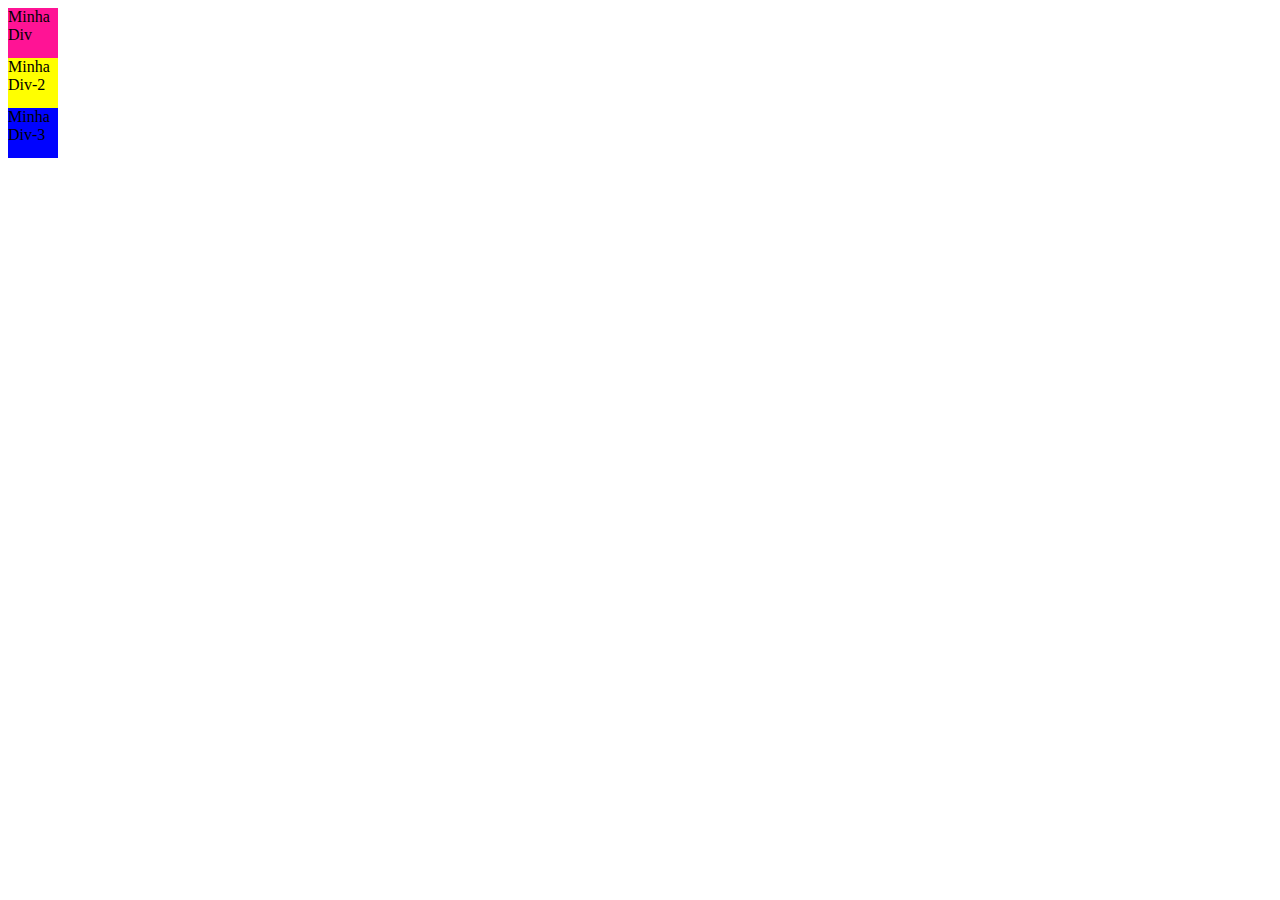
<file: index.html>
<!DOCTYPE html>
<html lang="pt-br">
<head>
    <meta charset="UTF-8">
    <meta name="viewport" content="width=device-width, initial-scale=1.0">
    <link rel="stylesheet" href="./styles.css">
    </link>
    <title>CSS</title>
</head>
<body>
    
    <div class="box">
        Minha Div
    </div>
    <div class="box box-2">
        Minha Div-2
    </div>
    <div class="box box-3">
        Minha Div-3
    </div>
    
</body>
</html>
</file>
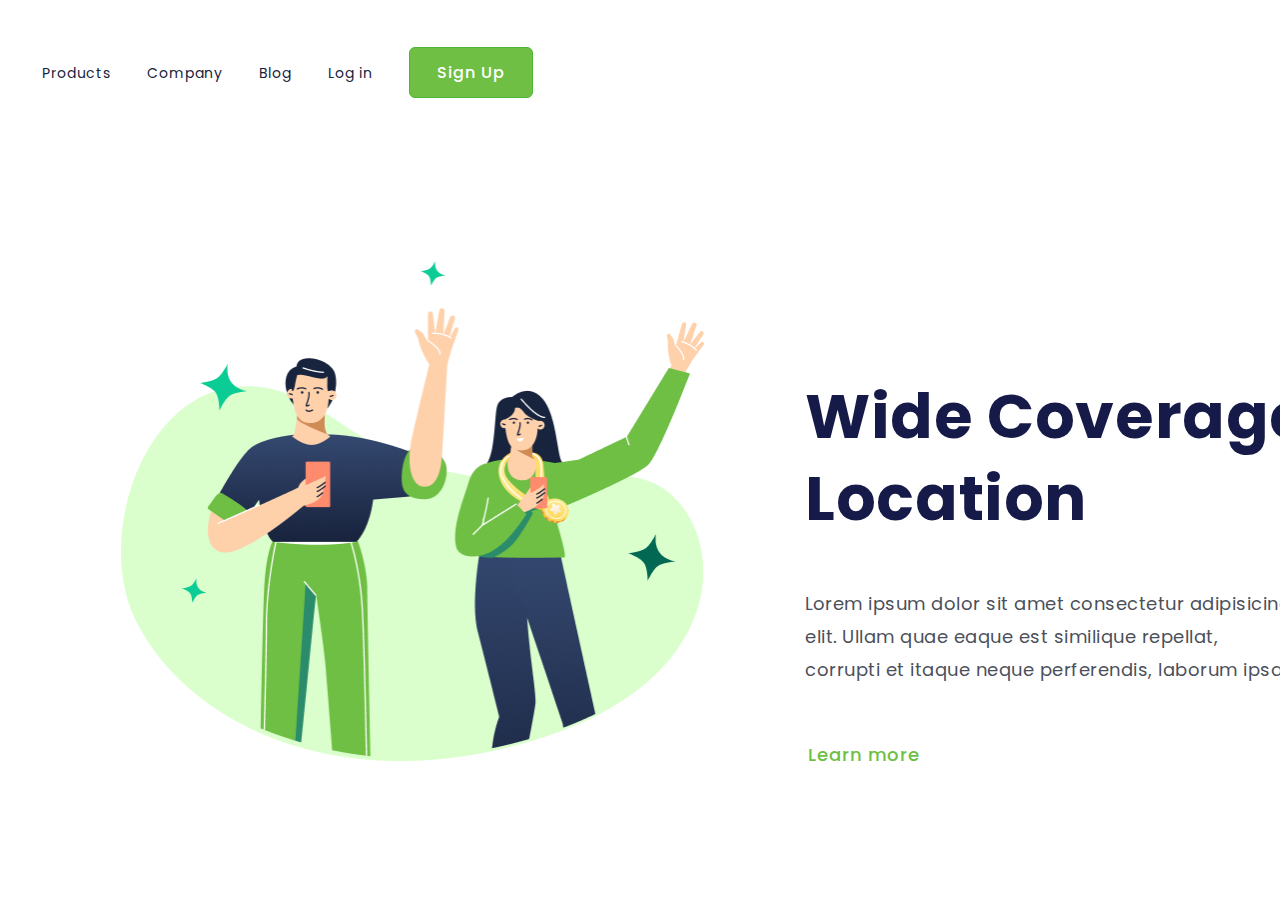
<file: Desafio 1 - Responsividade 02/index.html>
<!DOCTYPE html>
<html lang="pt-br">

<head>
    <meta charset="UTF-8">
    <meta name="viewport" content="width=device-width, initial-scale=1.0">
    <link rel="stylesheet" href="./styles.css">
    <title>Wide Coverage Responsividade</title>
</head>

<body>
    <main>
        <header>
            <a class="link-header">Products</a>
            <a class="link-header">Company</a>
            <a class="link-header">Blog</a>
            <a class="link-header">Log in</a>
            <button class="button-header">Sign Up</button>
        </header>
        <div class="content">
            <section class="container-left">
                <img src="./assets/logo.png">
            </section>
            <section class="container-right">
                <h1>Wide Coverage Location</h1>
                <p>Lorem ipsum dolor sit amet consectetur adipisicing elit. Ullam quae eaque est similique repellat, corrupti et itaque neque perferendis, laborum ipsa.</p>
                <button class="button-right">Learn more</button>
            </section>
        </div>
    </main>

</html>
</file>
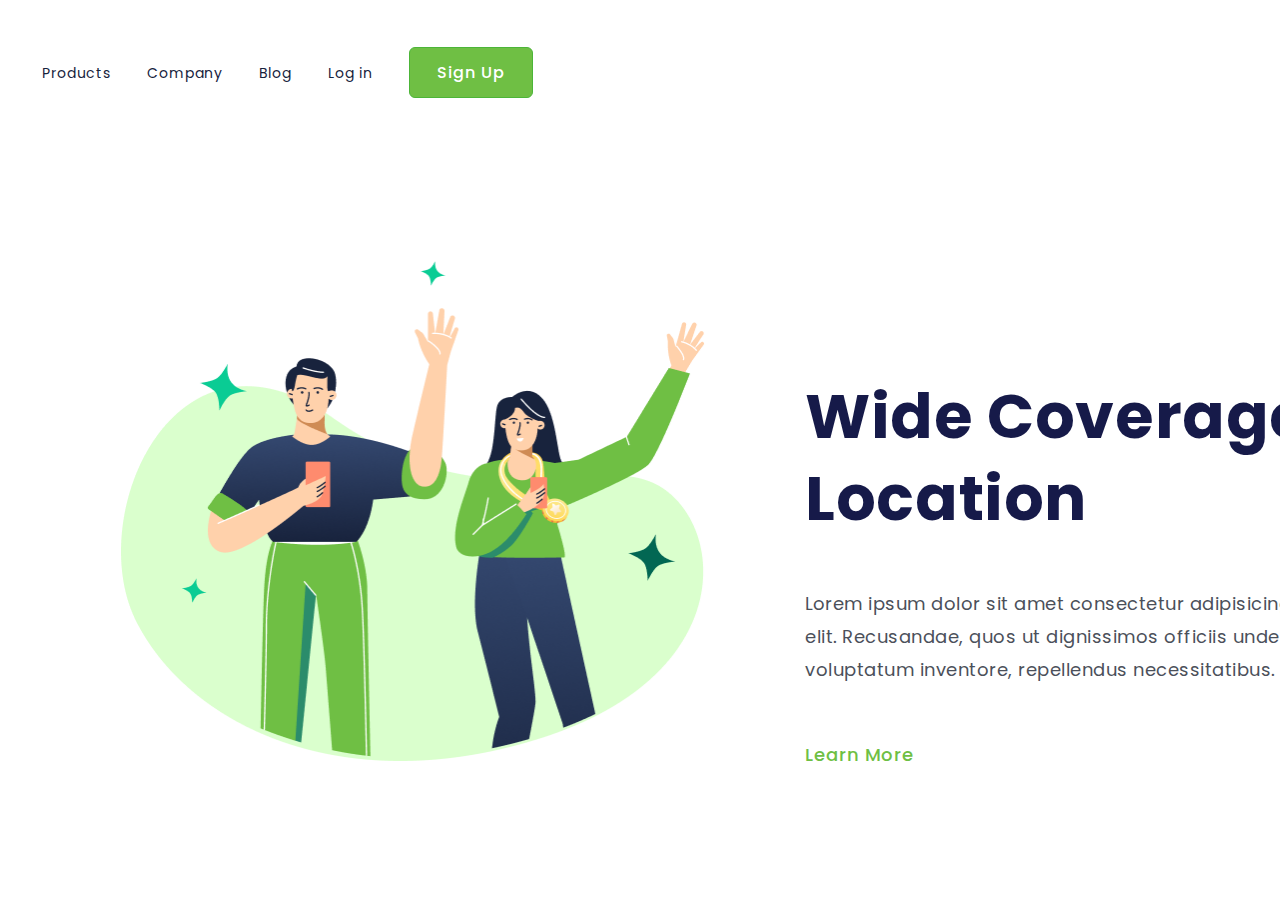
<file: Desafio 1 - Responsividade/index.html>
<!DOCTYPE html>
<html lang="pt-br">

<head>
    <meta charset="UTF-8">
    <meta name="viewport" content="width=device-width, initial-scale=1.0">
    <link rel="stylesheet" href="./styles.css">
    <link rel="preconnect" href="https://fonts.googleapis.com">
    <link rel="preconnect" href="https://fonts.gstatic.com" crossorigin>
    <link href="https://fonts.googleapis.com/css2?family=Poppins:wght@400;500;700&display=swap" rel="stylesheet">
    <title>Wide Covarage Desafio</title>
</head>

<body>
    <main>
        <header>
            <a class="link-header">Products</a>
            <a class="link-header">Company</a>
            <a class="link-header">Blog</a>
            <a class="link-header">Log in</a>
            <button class="button-header">Sign Up</button>
        </header>
        <div class="content">
            <section class="section-left">
                <img src="./assets/logo.png" alt="premio-casal">
            </section>
            <section class="section-right">
                <h1>Wide Coverage Location</h1>
                <p>Lorem ipsum dolor sit amet consectetur adipisicing elit. Recusandae, quos ut dignissimos officiis
                    unde voluptatum inventore, repellendus necessitatibus.</p>
                <a class="button-right">Learn More</a>
            </section>
        </div>
    </main>
</body>

</html>
</file>
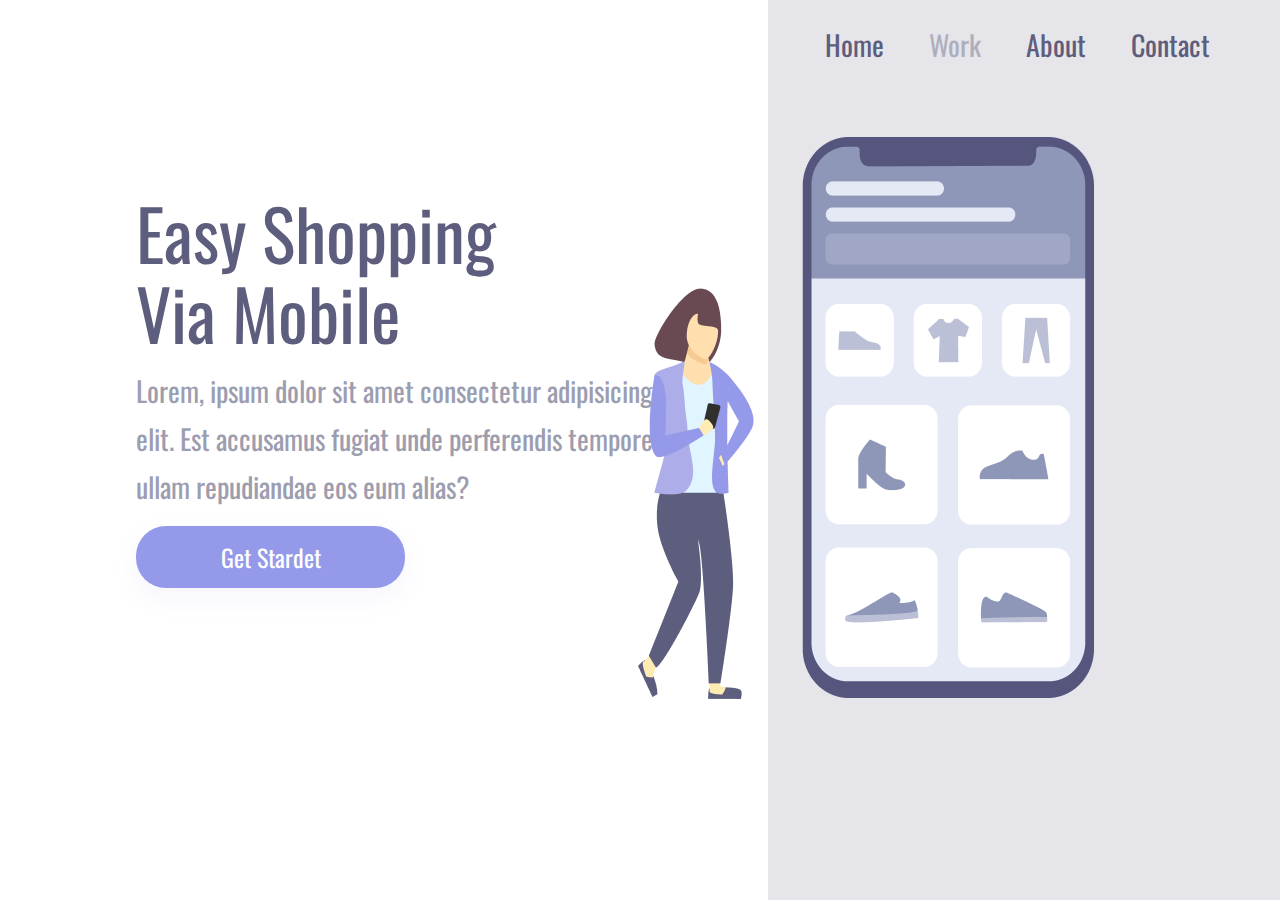
<file: Projeto Cellphone Responsividade/index.html>
<!DOCTYPE html>
<html lang="en">
<head>
    <meta charset="UTF-8">
    <meta name="viewport" content="width=device-width, initial-scale=1.0">
    <link rel="stylesheet" href="./styles.css">
    <link rel="preconnect" href="https://fonts.googleapis.com">
    <link rel="preconnect" href="https://fonts.gstatic.com" crossorigin>
    <link href="https://fonts.googleapis.com/css2?family=Oswald&display=swap" rel="stylesheet">
    <title>CSS - Projeto</title>
</head>
<body>
    <div class="wrapper">
    <section class="container-left">
        <h1>Easy Shopping Via Mobile</h1>
        <p>Lorem, ipsum dolor sit amet consectetur adipisicing elit. Est accusamus fugiat unde perferendis tempore ullam repudiandae eos eum alias?</p>
        <button>Get Stardet</button>
    </section>
    <section class="container-right">
    <header>
        <a>Home</a>
        <a>Work</a>
        <a>About</a>
        <a>Contact</a>
    </header>
    <img src="./assets/Girl-phone.png" alt="Garota-no-telefone">
    </section>
    </div>
</body>
</html>
</file>
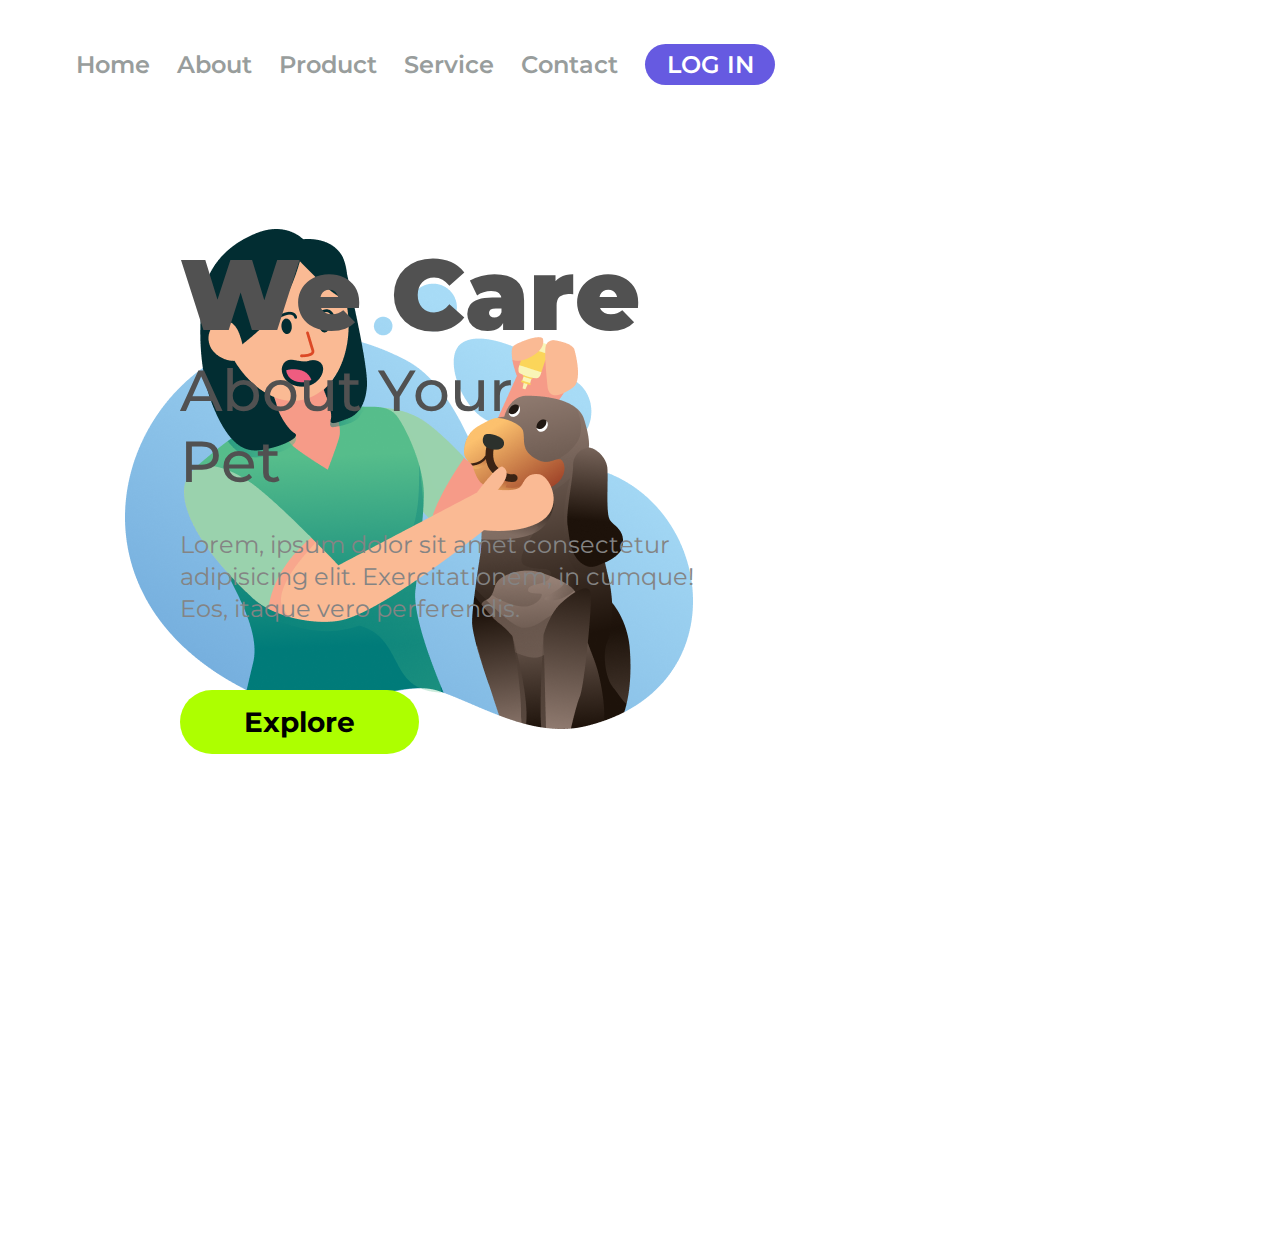
<file: Projeto We Care ---/index.html>
<!DOCTYPE html>
<html lang="pt-br">

<head>
    <meta charset="UTF-8">
    <meta name="viewport" content="width=device-width, initial-scale=1.0">
    <link rel="stylesheet" href="./styles.css">
    <title>We Care Responsividade</title>
</head>

<body>
    <div>
        <section class="container-left">
            <header>
                <a class="link-header">Home</a>
                <a class="link-header">About</a>
                <a class="link-header">Product</a>
                <a class="link-header">Service</a>
                <a class="link-header">Contact</a>
                <button class="button-header">LOG IN</button>
            </header>
            <img src="./img/We-Care.png" alt="We-Care-Logo" class="logo-image">
        </section>
        <main>
            <section class="container-right">
                <h1>We Care</h1>
                <h2>About Your Pet</h2>
                <p>Lorem, ipsum dolor sit amet consectetur adipisicing elit. Exercitationem, in cumque! Eos, itaque vero
                    perferendis.</p>
                <button class="button-main">Explore</button>
            </section>
        </main>
    </div>
</body>

</html>
</file>
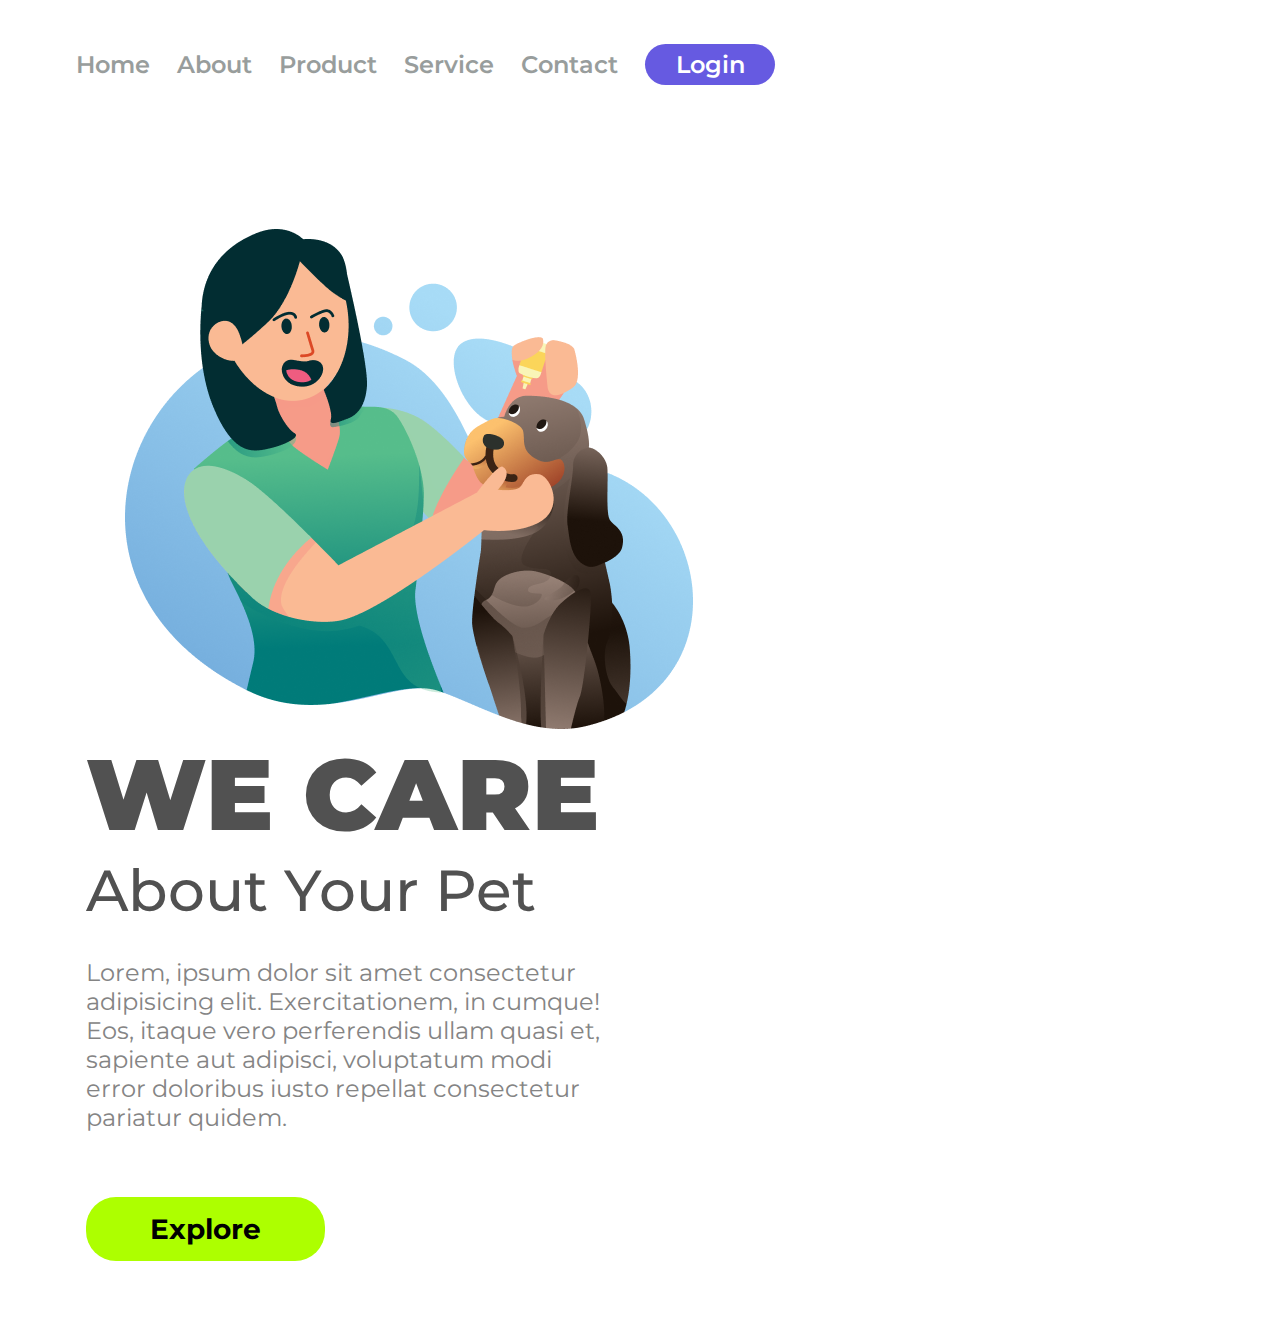
<file: Projeto We Care Responsivo/index2.html>
<!DOCTYPE html>
<html lang="pt-br">
<head>
    <meta charset="UTF-8">
    <meta name="viewport" content="width=device-width, initial-scale=1.0">
    <link rel="stylesheet" href="./styles2.css">
    <title>We Care</title>
</head>
<body>
    <header>
        <a class="link-header">Home</a>
        <a class="link-header">About</a>
        <a class="link-header">Product</a>
        <a class="link-header">Service</a>
        <a class="link-header">Contact</a>
        <button class="button-header">Login</button>
    </header>
    <main>
    <img src="./img/We-Care.png" alt="We-Care-Logo" class="logo-image"> 
    
    <section>
        <h1>WE CARE</h1>
        <h2>About Your Pet</h2>
        <p>Lorem, ipsum dolor sit amet consectetur adipisicing elit. Exercitationem, in cumque! Eos, itaque vero perferendis ullam quasi et, sapiente aut adipisci, voluptatum modi error doloribus iusto repellat consectetur pariatur quidem.</p>
        <button class="button-main">Explore</button>
    </section>
    </main>
</body>
</html>
</file>
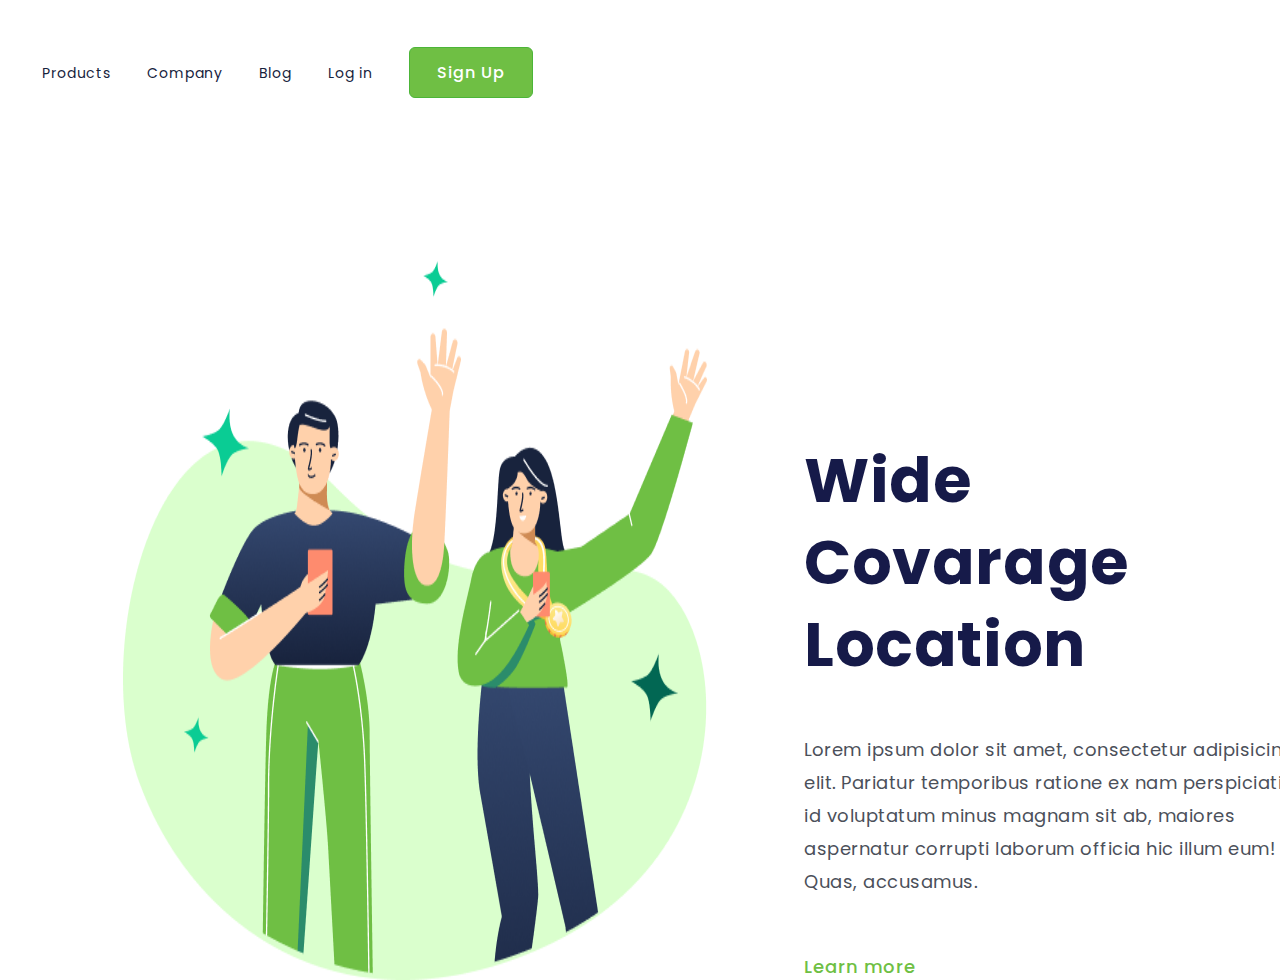
<file: Projeto Wide Covarege/index3.html>
<!DOCTYPE html>
<html lang="pt-br">
<head>
    <meta charset="UTF-8">
    <meta name="viewport" content="width=device-width, initial-scale=1.0">
    <link rel="stylesheet" href="./style3.css">
    <title>Desafio 01 CSS</title>
</head>
<body>
    <header>
        <a class="link-menu">Products</a>
        <a class="link-menu">Company</a>
        <a class="link-menu">Blog</a>
        <a class="link-menu">Log in</a>
        <button class="button-sign-up">Sign Up</button>
    </header>
    <main>
        <img src="./img/logo.png">

    <section>
    <div>   
        <h1>Wide Covarage Location</h1>
        <p>Lorem ipsum dolor sit amet, consectetur adipisicing elit. Pariatur temporibus ratione ex nam perspiciatis id voluptatum minus magnam sit ab, maiores aspernatur corrupti laborum officia hic illum eum! Quas, accusamus.</p>
        <a class="link-learn-more">Learn more</a>
    </div> 
    </section>
    </main> 
</body>
</html>
</file>
<file: styles.css>
.box{
    background: #FF1395;
    height: 50px;
    width: 50px;
}


.box-2{
    background: #FFFF00
}


.box-3{
    background: #0003FF
}
</file>
<file: Desafio 1 - Responsividade 02/styles.css>
@import url('https://fonts.googleapis.com/css2?family=Poppins:wght@400;500;700&display=swap');
*{
    font-family: "Poppins", sans-serif;
    margin: 0;
    padding: 0;
    box-sizing: border-box;
}

header {
    margin: 47px 0 0 42px;
    cursor: pointer;
}

a {
font-weight: 400;
font-size: 14px;
line-height: 21px;
margin-right: 32px;
letter-spacing: 0.88px;
text-align: center;
color: #17233D;
}

.button-header {
    width: 124px;
    height: 51px;
    border-radius: 6px;
    border: 1px solid #4CB538;
    background: #6FBF44;
    cursor: pointer;
    /* Texto */
    font-weight: 500;
    font-size: 16px;
    line-height: 24px;
    letter-spacing: 1px;
    color: #FFFFFF;
}

.button-header:hover {
    opacity: .4;
}

.button-header:active {
    opacity: .8;
}

.container-left {
    display: inline-block;
    margin-top: 163px;
}

img {
    width: 595.18px;
    height: 500px;
    margin-left: 121px;
    }

.container-right {
    display: inline-block;
    margin: 0 0 0 85px;
    padding: 0;
    width: 20%;
}   

h1 {
    width: 582px;
    height: 164px;
    margin-bottom: 47px;
    font-weight: 700;
    font-size: 62px;
    line-height: 82px;
    letter-spacing: 0.6px;
    color: #161A49;
}

p {
    width: 493px;
    height: 99px;
    margin-bottom: 55px;
    font-weight: 400;
    font-size: 18px;
    line-height: 33px;
    letter-spacing: 0.5px;
    color: #4B505A;
}

.button-right {
    width: 117px;
    height: 27px;
    border: none;
    background-color: transparent;
    font-weight: 500;
    font-size: 18px;
    line-height: 27px;
    letter-spacing: 1px;
    color: #6FBF44;
    cursor: pointer;
}

.button-right:hover {
    opacity: .4;
}

@media screen and (max-width: 500px) {

header {
    display: flex;
    width: 100%;
    align-items: center;
    justify-content: right;
}

.link-header {
    display: none;
}

.button-header {
width: 91px;
height: 31px;
border-width: 1px;
border-radius: 6px;
border: 1px solid #4CB538;
background: #6FBF44;
margin-right: 123px;
}

.content {
    display: flex;
    flex-direction: column-reverse;
    align-items: center;
    justify-content: center;
    gap: 30px;
}

.container-left {
    margin: 0;
}

img {
    width: 312px;
    height: 288px;
    margin: 0;
}

.container-right {
    display: flex;
    flex-direction: column;
    align-items: center;
    justify-content: center;
    margin: 0;
    gap: 60px;
}

h1 {
    width: 278px;
    height: 60px;
    font-weight: 700;
    font-size: 30px;
    line-height: 30px;
    letter-spacing: 0.6px;
    text-align: center;
    color: #161A49;
    margin: 76px 55px 0 57px;
}

p {
    width: 304px;
    height: 165px;
    font-weight: 400;
    font-size: 18px;
    line-height: 33px;
    letter-spacing: 0.5px;
    text-align: center;
    color: #4B505A;
}

.button-right {
    width: 113px;
    height: 27px;
    font-weight: 500;
    font-size: 18px;
    letter-spacing: 1px;
    color: #6FBF44;
    cursor: pointer;
    margin: 0;

}


}
</file>
<file: Desafio 1 - Responsividade/styles.css>
* {
  font-family: 'Poppins', sans-serif;
  margin: 0;
  padding: 0;
  box-sizing: border-box;
}

header {
  margin: 47px 0 0 42px;
  cursor: pointer;
}

a {
  font-weight: 400;
  font-size: 14px;
  line-height: 21px;
  letter-spacing: 0.88px;
  margin-right: 32px;
  text-align: center;
  color: #17233D;
}

.button-header {
  width: 124px;
  height: 51px;
  border-radius: 6px;
  border: 1px solid #4CB538;
  background: #6FBF44;
  /* Texto */
  font-weight: 500;
  font-size: 16px;
  line-height: 24px;
  letter-spacing: 1px;
  color: #FFFFFF;
  cursor: pointer;
}

.button-header:hover {
  opacity: .4;
}

.button-header:active {
  opacity: .8;
}

.section-left {
  display: inline-block;
  margin-top: 163px;
}

img {
  width: 595.18px;
  height: 500px;
  margin-left: 121px;
}

.section-right {
  display: inline-block;
  margin: 0 0 0 85px;
  padding: 0;
  width: 20%;
}

h1 {
  width: 582px;
  height: 164px;
  font-weight: 700;
  font-size: 62px;
  line-height: 82px;
  letter-spacing: 0.6px;
  margin-bottom: 47px;
  color: #161A49;
}

p {
  width: 493px;
  height: 99px;
  font-weight: 400;
  font-size: 18px;
  line-height: 33px;
  letter-spacing: 0.5px;
  margin-bottom: 55px;
  color: #4B505A;
}

.button-right {
  width: 112px;
  height: 27px;
  font-weight: 500;
  font-size: 18px;
  line-height: 27px;
  letter-spacing: 1px;
  color: #6FBF44;
  cursor: pointer;
}

.button-right:active {
  opacity: .8;
}

@media screen and (max-width: 500px) {
  header {
    display: flex;
    width: 100%;
    align-items: center;
    justify-content: right;
  }

  .link-header {
    display: none;
  }

  .button-header {
    width: 91px;
    height: 31px;
    border-radius: 6px;
    border-width: 1px;
    background: #6FBF44;
    border: 1px solid #4CB538;
    margin-right: 123px;
  }

  .content {
    display: flex;
    flex-direction: column-reverse;
    align-items: center;
    justify-content: center;
    gap: 30px;
  }

  .section-left {
    margin: 0;
  }

  img {
    width: 312px;
    height: 288px;
    margin: 0;
  }

  .section-right {
    display: flex;
    flex-direction: column;
    align-items: center;
    margin: 0;
    gap: 60px;
    justify-content: center;
  }

  h1 {
    width: 278px;
    height: 60px;
    font-weight: 700;
    font-size: 30px;
    line-height: 30px;
    letter-spacing: 0.6px;
    text-align: center;
    color: #161A49;
    margin: 76px 55px 0 57px;
  }

  p {
    width: 304px;
    height: 165px;
    font-weight: 400;
    font-size: 18px;
    line-height: 33px;
    letter-spacing: 0.5px;
    text-align: center;
    color: #4B505A;
  }

  .button-right {
    width: 112px;
    height: 27px;
    font-weight: 500;
    font-size: 18px;
    letter-spacing: 1px;
    color: #6FBF44;
    cursor: pointer;
    margin: 0;
  }

}
</file>
<file: Projeto Cellphone Responsividade/styles.css>
*{
    margin: 0;
    padding: 0;
    box-sizing: border-box;
    font-family: 'Oswald', sans-serif;
    font-weight: 400;
    color: #5d5d7d;
    }
    
    .wrapper {
      height: 100vh;
      width: 100vw;
    }
    
    .container-left {
      display: inline-block;
      width: 60%;
      margin-top: 15%;
      padding-left: 136px;
    }
    
    .container-right {
      display: inline-block;
      background-color: rgba(93, 93, 125, 0.16);
      height: 100vh;
      width: 40%;
      position: absolute;
    }
    
    img {
      position: relative;
      top: 8%;
      right: 130px;
    }
    
    h1 {
      font-size: 70px;
      line-height: 80px;
      width: 368px;
    }
    
    p {
      font-size: 28px;
      line-height: 48px;
      opacity: 0.6;
      margin: 15px 0;
      width: 540px;
    }
    
    button {
      width: 269px;
      height: 62px;
      background: #9499ea;
      box-shadow: 0px 10px 24px 0px rgba(148, 153, 234, 0.098);
      font-size: 24px;
      line-height: 12px;
      text-align: center;
      color: #ffffff;
      cursor: pointer;
      border-radius: 30px;
      border: none;
    }
    
    button:hover {
      opacity: 0.8;
    }
    
    button:active {
      opacity: 0.5;
    }
    
    a {
      font-size: 28px;
      line-height: 41px;
      margin-right: 41px;
      cursor: pointer;
    }
    
    a:nth-child(2) {
      opacity: 0.4;
    }
    
    a:hover {
      opacity: 0.4;
    }
    
    a:active {
      opacity: 0.8;
    }
    
    header {
      margin: 24px 0 0 57px;
    }
    
    /* MEDIA QUERY PARA TELAS MENORES */
    @media screen and (max-width: 900px) {
      .container-left {
        width: 100%;
        height: 50%;
        padding: 0;
        margin: 0;
      }
    
      .container-right {
        display: block;
        height: auto;
        width: 100%;
        position: static;
        padding: 40px;
      }
    
      img {
        position: static;
        max-width: 90%;
      }
    
      header {
        display: none;
      }
    
      h1 {
        font-size: 36px;
        line-height: 52px;
        text-align: center;
        width: auto;
        margin: 58px 50px 0 50px;
      }
    
      p {
        margin: 15px 40px;
        width: auto;
        text-align: center;
        font-size: 14px;
        line-height: 24px;
      }
    
      button {
        margin: 0 auto;
        display: block;
      }
    }
    
    @media screen and (max-width: 330px) {
      .container-left {
        height: 70%;
      }
    }
</file>
<file: Projeto We Care ---/styles.css>
@import url('https://fonts.googleapis.com/css2?family=Montserrat:ital,wght@0,100..900;1,100..900&display=swap');

* {
    font-family: "Montserrat", sans-serif;
    margin: 0;
    padding: 0;
    box-sizing: border-box;
}

.link-header {
    
    font-weight: 600;
    font-size: 24px;
    line-height: 29px;
    color: #989D9C;
    cursor: pointer;
    margin-right: 23px;
}

.logo-image {
    display: inline-block;
    width: 568px;
    height: 500px;
    margin-left: 125px;
}

.button-header {
    width: 130px;
    height: 41px;
    border-radius: 20.5px;
    background:  #665AE1;
    border: none;
    cursor: pointer;
    /* TEXTO*/
    font-weight: 600;
    font-size: 24px;
    line-height: 29px;
    color: #FFFFFF;
    }

    .button-header:hover {
        opacity: .7;
    }

    header {
        margin: 44px 0 144px 76px;
    }

img {
    display: inline-block;
}

.container-right {
    display: inline-block;
    float: right;
    transform: translateY(-500px);
    margin-right: 585px;
}

h1 {
    width: 513px;
    font-weight: 900;
    font-size: 100px;
    line-height: 122px;
    color: #515151;
}

h2 {
    width: 448px;
    line-height: 71px;
    font-size: 58px;
    font-weight: 500;
    color: #515151;
    margin-bottom: 32px;
    }

p {
    width: 515px;
    line-height: 32px;
    font-weight: 400;
    font-size: 24px;
    color: #848484;
    margin-bottom: 65px;
}

.button-main {
    width: 239px;
    height: 64px;
    border-radius: 50px;
    border: none;
    background: #ADFF00;
    line-height: 26px;
    font-weight: 700;
    font-size: 28px;
    cursor: pointer;
}

.button-main:hover {
    opacity: .7;
}
</file>
<file: Projeto We Care Responsivo/styles2.css>
@import url('https://fonts.googleapis.com/css2?family=Montserrat:ital,wght@0,100..900;1,100..900&display=swap');

*{
    font-family: "Montserrat", sans-serif;
    margin: 0;
    padding: 0;
    box-sizing: border-box;
}

.link-header {
font-weight: 600;
font-size: 24px;
line-height: 29px;
color: #989D9C;
cursor: pointer;
margin-right: 23px;
}

.logo-image {
    width: 568px;
    height: 500px;
    margin-left: 125px;
    display: inline-block;
}

.button-header {
border-radius: 20.5px;
background: #665AE1;
cursor: pointer;
width: 130px;
height: 41px;
border: none;
font-weight: 600;
font-size: 24px;
line-height: 29px;
color: #FFFFFF;
}

.button-header:hover {
    opacity: .8;
}

header {
    margin: 44px 0 144px 76px;
   
}

section {
    display: inline-block;
    margin-left: 86px;
}
    

h1 {
    font-weight: 900;
    font-size: 100px;
    line-height: 122px;
    color: #515151;
}

h2 {
    font-weight: 500;
    font-size: 58px;
    line-height: 71px;
    color: #515151;
}

p {
    
    font-weight: 400;
    font-size: 24px;
    width: 515px;
    line-height: 29px;
    color: #848484;
    margin-top: 32px;
    margin-bottom: 65px;
}

.button-main {
    width: 239px;
    height: 64px;
    border-radius: 30px;
    background: #ADFF00;
    border: none;
    cursor: pointer;
    font-weight: 700;
    font-size: 28px;
    margin-bottom: 65px;
}

.button-main:hover {
    opacity: .8;
}

@media screen and (max-width: 680px) {
    header {
    display: flex;
    width: 100%;
    align-items: center;
    justify-content: right;
}

.link-header {
    display: none;
}

.button-header {
    display: none;
}

img {
    transform: translateX(-62px);
    padding: 0px;
}

section {
    margin-left: 142px;
}

h1 {
    width: 263px;
    font-weight: 900;
    font-size: 50px;
    line-height: 52px;
    color: #515151;
    margin: 24px 63px 7px 64px;
}

h2 {
    width: 232px;
    font-weight: 500;
    font-size: 30px;
    line-height: 37px;
    color: #515151;
    margin: 0 79px 17px 79px;
}

p {
    display: none;
}

.button-main {
    margin: 0 75px 0 75px;
}






}
</file>
<file: Projeto Wide Covarege/style3.css>
@import url('https://fonts.googleapis.com/css2?family=Poppins:wght@400;500;700&display=swap');

* {
    font-family: "Poppins", sans-serif;
    margin: 0;
    padding: 0;
    box-sizing: border-box;
}

header {
    margin-top: 47px;
    margin-left: 42px;
    }

.link-menu {
   
font-weight: 400;
font-size: 14px;
letter-spacing: 0.88px;
text-align: center;
color: #17233D;
margin-right: 32px;
cursor: pointer;
}

.button-sign-up {
    background: #6FBF44;
    border: 1px solid #4CB538;
    border-radius: 6px;
    width: 124px;
    height: 51px;
    cursor: pointer;
    font-weight: 500;
    font-size: 16px;
    line-height: 24px;
    letter-spacing: 1px;
    color: #FFFFFF;
}

img {
    margin: 163px 0 0 123px;
}

div {
    margin-left: 85px;
}

main {
    display: flex;
}

h1 {
    font-weight: 700;
    font-size: 62px;
    line-height: 82px;
    letter-spacing: 0.6px;
    color: #161A49;
    margin-top: 342px;
}

p {
    font-weight: 400;
    font-size: 18px;
    line-height: 33px;
    letter-spacing: 0.5px;
    color: #4B505A;
    width: 493px;
    margin-top: 47px;
    margin-bottom: 55px;
}

.link-learn-more {
    font-weight: 500;
    font-size: 18px;
    line-height: 27px;
    letter-spacing: 1px;
    color: #6FBF44;
    cursor: pointer;
}
</file>
